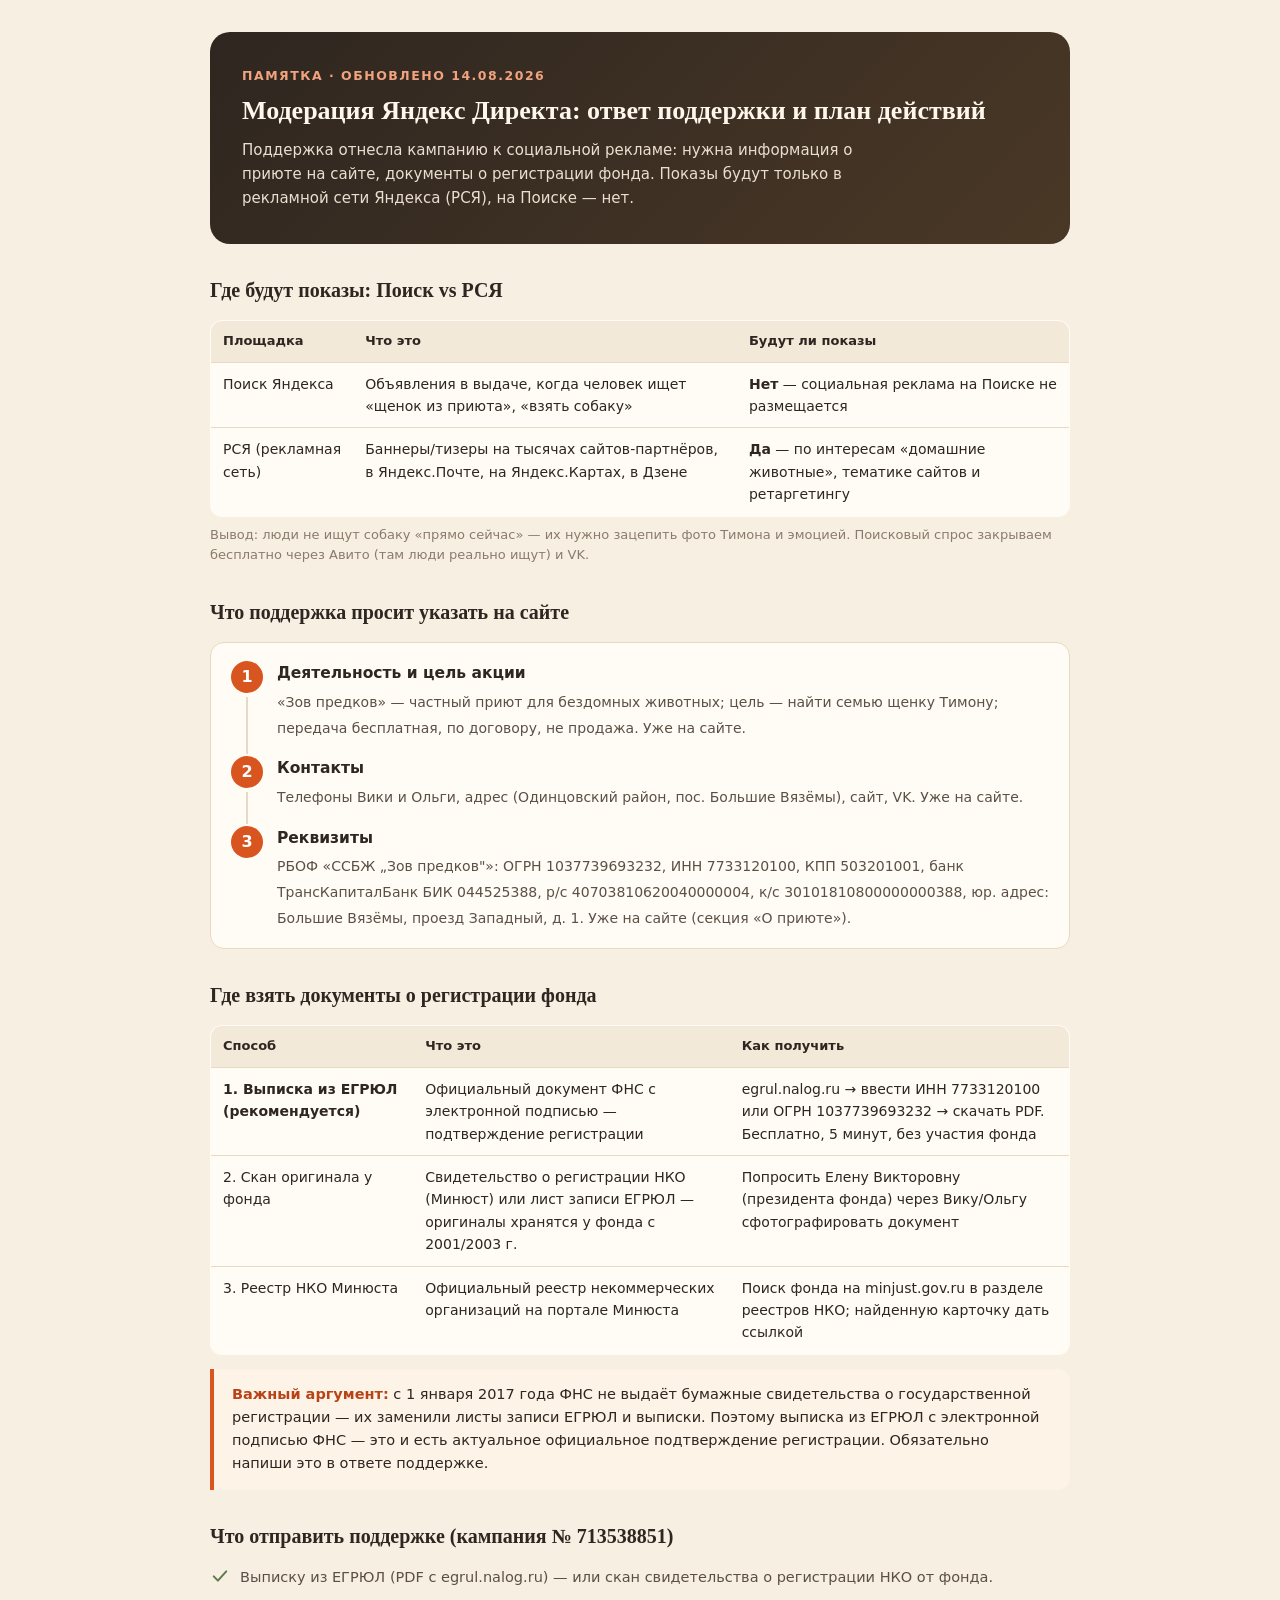
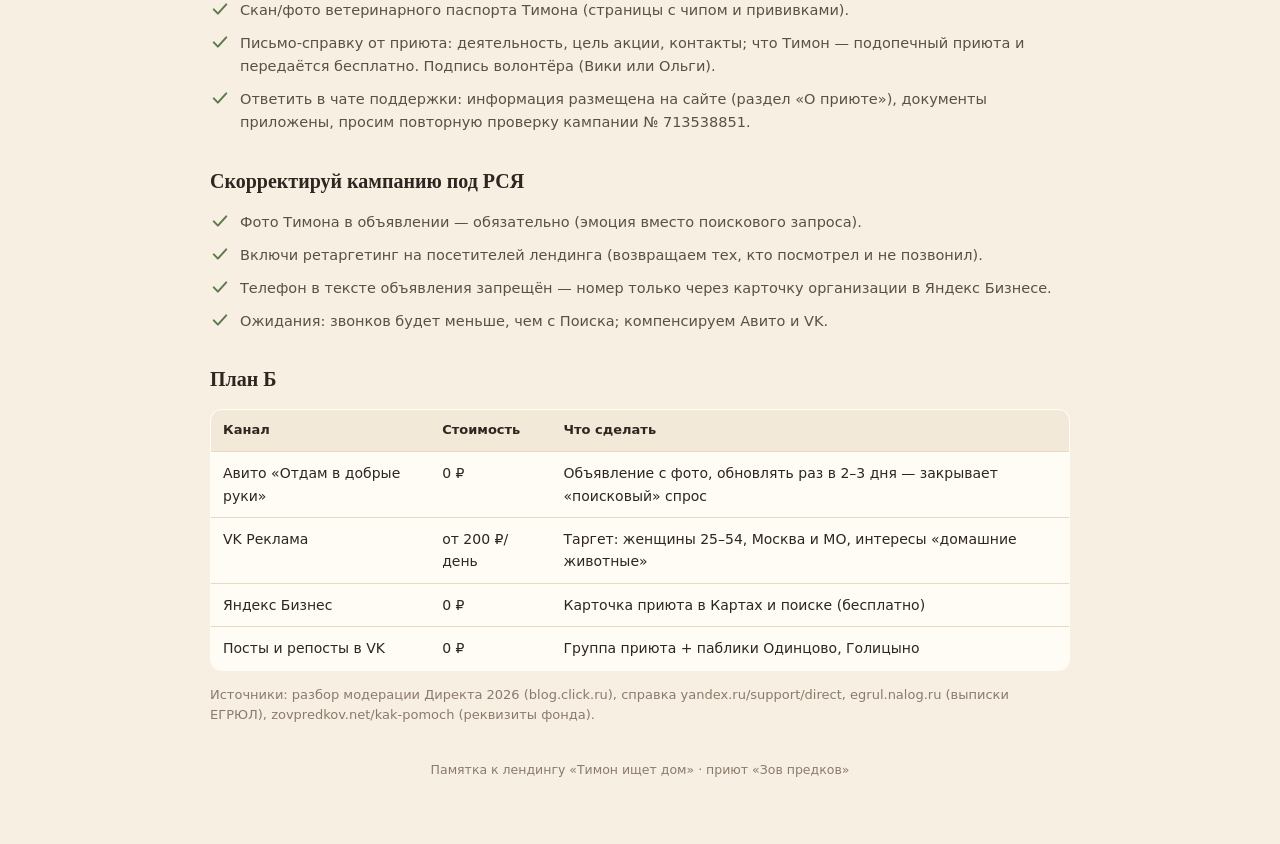
<file: moderation-checklist.html>
<!DOCTYPE html>
<html lang="ru">
<head>
<meta charset="UTF-8">
<meta name="viewport" content="width=device-width, initial-scale=1.0">
<title>Модерация Яндекс Директа: памятка — обновлено 14.08</title>
<style>
  :root{--paper:#F7EFE1;--card:#FFFCF5;--ink:#2E2620;--soft:#5C5046;--muted:#8A7B6C;--line:#E7D9C3;--terra:#D9551F;--terra-dark:#B84316;--sage:#5F7A4A;--sage-soft:#E4EDDA;}
  *{box-sizing:border-box;margin:0;padding:0}
  body{font-family:'Segoe UI',Aptos,system-ui,sans-serif;background:var(--paper);color:var(--ink);line-height:1.6;padding:32px 20px 64px}
  .wrap{max-width:860px;margin:0 auto}
  header{background:linear-gradient(135deg,#2E2620,#4A3826);color:#FFF7EC;border-radius:20px;padding:34px 32px;margin-bottom:26px}
  header h1{font-family:Georgia,serif;font-size:26px;line-height:1.3;margin:8px 0 10px}
  header p{color:#EADFCF;font-size:15px;max-width:660px}
  .kicker{color:#F0A37E;font-size:12.5px;letter-spacing:.12em;text-transform:uppercase;font-weight:700}
  h2{font-size:20px;margin:30px 0 14px;font-family:Georgia,serif}
  .card{background:var(--card);border:1px solid var(--line);border-radius:14px;padding:18px 20px;margin-bottom:12px}
  .step{display:flex;gap:14px;padding-bottom:16px;position:relative}
  .step:last-child{padding-bottom:0}
  .step::before{content:"";position:absolute;left:15px;top:36px;bottom:2px;width:2px;background:var(--line)}
  .step:last-child::before{display:none}
  .num{flex:0 0 auto;width:32px;height:32px;border-radius:50%;background:var(--terra);color:#fff;display:flex;align-items:center;justify-content:center;font-weight:700;z-index:1}
  .step-body{flex:1}
  .step-body b{display:block;font-size:15.5px;margin-bottom:3px}
  .step-body span{font-size:14px;color:var(--soft)}
  ul{list-style:none;display:grid;gap:10px}
  li{display:flex;gap:10px;align-items:flex-start;font-size:14.5px;color:var(--soft)}
  li svg{flex:0 0 auto;width:20px;height:20px;color:var(--sage)}
  .warn{background:#FDF3E7;border-left:4px solid var(--terra);border-radius:0 12px 12px 0;padding:14px 18px;margin:14px 0;font-size:14.5px}
  .warn b{color:var(--terra-dark)}
  table{width:100%;border-collapse:collapse;font-size:14px;background:var(--card);border:1px solid var(--line);border-radius:12px;overflow:hidden}
  th,td{text-align:left;padding:10px 12px;border-bottom:1px solid var(--line);vertical-align:top}
  th{background:#F3E9D9;font-size:13px}
  tr:last-child td{border-bottom:none}
  .muted{color:var(--muted);font-size:13px}
  footer{margin-top:34px;color:var(--muted);font-size:12.5px;text-align:center}
</style>
</head>
<body>
<div class="wrap">

  <header>
    <div class="kicker">Памятка · обновлено 14.08.2026</div>
    <h1>Модерация Яндекс Директа: ответ поддержки и план действий</h1>
    <p>Поддержка отнесла кампанию к социальной рекламе: нужна информация о приюте на сайте, документы о регистрации фонда. Показы будут только в рекламной сети Яндекса (РСЯ), на Поиске — нет.</p>
  </header>

  <h2>Где будут показы: Поиск vs РСЯ</h2>
  <table>
    <tr><th>Площадка</th><th>Что это</th><th>Будут ли показы</th></tr>
    <tr><td>Поиск Яндекса</td><td>Объявления в выдаче, когда человек ищет «щенок из приюта», «взять собаку»</td><td><b>Нет</b> — социальная реклама на Поиске не размещается</td></tr>
    <tr><td>РСЯ (рекламная сеть)</td><td>Баннеры/тизеры на тысячах сайтов-партнёров, в Яндекс.Почте, на Яндекс.Картах, в Дзене</td><td><b>Да</b> — по интересам «домашние животные», тематике сайтов и ретаргетингу</td></tr>
  </table>
  <p class="muted" style="margin-top:8px">Вывод: люди не ищут собаку «прямо сейчас» — их нужно зацепить фото Тимона и эмоцией. Поисковый спрос закрываем бесплатно через Авито (там люди реально ищут) и VK.</p>

  <h2>Что поддержка просит указать на сайте</h2>
  <div class="card">
    <div class="step"><div class="num">1</div><div class="step-body"><b>Деятельность и цель акции</b><span>«Зов предков» — частный приют для бездомных животных; цель — найти семью щенку Тимону; передача бесплатная, по договору, не продажа. Уже на сайте.</span></div></div>
    <div class="step"><div class="num">2</div><div class="step-body"><b>Контакты</b><span>Телефоны Вики и Ольги, адрес (Одинцовский район, пос. Большие Вязёмы), сайт, VK. Уже на сайте.</span></div></div>
    <div class="step"><div class="num">3</div><div class="step-body"><b>Реквизиты</b><span>РБОФ «ССБЖ „Зов предков"»: ОГРН 1037739693232, ИНН 7733120100, КПП 503201001, банк ТрансКапиталБанк БИК 044525388, р/с 40703810620040000004, к/с 30101810800000000388, юр. адрес: Большие Вязёмы, проезд Западный, д. 1. Уже на сайте (секция «О приюте»).</span></div></div>
  </div>

  <h2>Где взять документы о регистрации фонда</h2>
  <table>
    <tr><th>Способ</th><th>Что это</th><th>Как получить</th></tr>
    <tr><td><b>1. Выписка из ЕГРЮЛ (рекомендуется)</b></td><td>Официальный документ ФНС с электронной подписью — подтверждение регистрации</td><td>egrul.nalog.ru → ввести ИНН 7733120100 или ОГРН 1037739693232 → скачать PDF. Бесплатно, 5 минут, без участия фонда</td></tr>
    <tr><td>2. Скан оригинала у фонда</td><td>Свидетельство о регистрации НКО (Минюст) или лист записи ЕГРЮЛ — оригиналы хранятся у фонда с 2001/2003 г.</td><td>Попросить Елену Викторовну (президента фонда) через Вику/Ольгу сфотографировать документ</td></tr>
    <tr><td>3. Реестр НКО Минюста</td><td>Официальный реестр некоммерческих организаций на портале Минюста</td><td>Поиск фонда на minjust.gov.ru в разделе реестров НКО; найденную карточку дать ссылкой</td></tr>
  </table>
  <div class="warn"><b>Важный аргумент:</b> с 1 января 2017 года ФНС не выдаёт бумажные свидетельства о государственной регистрации — их заменили листы записи ЕГРЮЛ и выписки. Поэтому выписка из ЕГРЮЛ с электронной подписью ФНС — это и есть актуальное официальное подтверждение регистрации. Обязательно напиши это в ответе поддержке.</div>

  <h2>Что отправить поддержке (кампания № 713538851)</h2>
  <ul>
    <li><svg viewBox="0 0 24 24" fill="none" stroke="currentColor" stroke-width="2.4" stroke-linecap="round" stroke-linejoin="round"><path d="M4.5 12.5 9.5 17.5 19.5 6.5"/></svg>Выписку из ЕГРЮЛ (PDF с egrul.nalog.ru) — или скан свидетельства о регистрации НКО от фонда.</li>
    <li><svg viewBox="0 0 24 24" fill="none" stroke="currentColor" stroke-width="2.4" stroke-linecap="round" stroke-linejoin="round"><path d="M4.5 12.5 9.5 17.5 19.5 6.5"/></svg>Скан/фото ветеринарного паспорта Тимона (страницы с чипом и прививками).</li>
    <li><svg viewBox="0 0 24 24" fill="none" stroke="currentColor" stroke-width="2.4" stroke-linecap="round" stroke-linejoin="round"><path d="M4.5 12.5 9.5 17.5 19.5 6.5"/></svg>Письмо-справку от приюта: деятельность, цель акции, контакты; что Тимон — подопечный приюта и передаётся бесплатно. Подпись волонтёра (Вики или Ольги).</li>
    <li><svg viewBox="0 0 24 24" fill="none" stroke="currentColor" stroke-width="2.4" stroke-linecap="round" stroke-linejoin="round"><path d="M4.5 12.5 9.5 17.5 19.5 6.5"/></svg>Ответить в чате поддержки: информация размещена на сайте (раздел «О приюте»), документы приложены, просим повторную проверку кампании № 713538851.</li>
  </ul>

  <h2>Скорректируй кампанию под РСЯ</h2>
  <ul>
    <li><svg viewBox="0 0 24 24" fill="none" stroke="currentColor" stroke-width="2.4" stroke-linecap="round" stroke-linejoin="round"><path d="M4.5 12.5 9.5 17.5 19.5 6.5"/></svg>Фото Тимона в объявлении — обязательно (эмоция вместо поискового запроса).</li>
    <li><svg viewBox="0 0 24 24" fill="none" stroke="currentColor" stroke-width="2.4" stroke-linecap="round" stroke-linejoin="round"><path d="M4.5 12.5 9.5 17.5 19.5 6.5"/></svg>Включи ретаргетинг на посетителей лендинга (возвращаем тех, кто посмотрел и не позвонил).</li>
    <li><svg viewBox="0 0 24 24" fill="none" stroke="currentColor" stroke-width="2.4" stroke-linecap="round" stroke-linejoin="round"><path d="M4.5 12.5 9.5 17.5 19.5 6.5"/></svg>Телефон в тексте объявления запрещён — номер только через карточку организации в Яндекс Бизнесе.</li>
    <li><svg viewBox="0 0 24 24" fill="none" stroke="currentColor" stroke-width="2.4" stroke-linecap="round" stroke-linejoin="round"><path d="M4.5 12.5 9.5 17.5 19.5 6.5"/></svg>Ожидания: звонков будет меньше, чем с Поиска; компенсируем Авито и VK.</li>
  </ul>

  <h2>План Б</h2>
  <table>
    <tr><th>Канал</th><th>Стоимость</th><th>Что сделать</th></tr>
    <tr><td>Авито «Отдам в добрые руки»</td><td>0 ₽</td><td>Объявление с фото, обновлять раз в 2–3 дня — закрывает «поисковый» спрос</td></tr>
    <tr><td>VK Реклама</td><td>от 200 ₽/день</td><td>Таргет: женщины 25–54, Москва и МО, интересы «домашние животные»</td></tr>
    <tr><td>Яндекс Бизнес</td><td>0 ₽</td><td>Карточка приюта в Картах и поиске (бесплатно)</td></tr>
    <tr><td>Посты и репосты в VK</td><td>0 ₽</td><td>Группа приюта + паблики Одинцово, Голицыно</td></tr>
  </table>

  <p class="muted" style="margin-top:14px">Источники: разбор модерации Директа 2026 (blog.click.ru), справка yandex.ru/support/direct, egrul.nalog.ru (выписки ЕГРЮЛ), zovpredkov.net/kak-pomoch (реквизиты фонда).</p>

  <footer>Памятка к лендингу «Тимон ищет дом» · приют «Зов предков»</footer>
</div>
</body>
</html>
</file>
